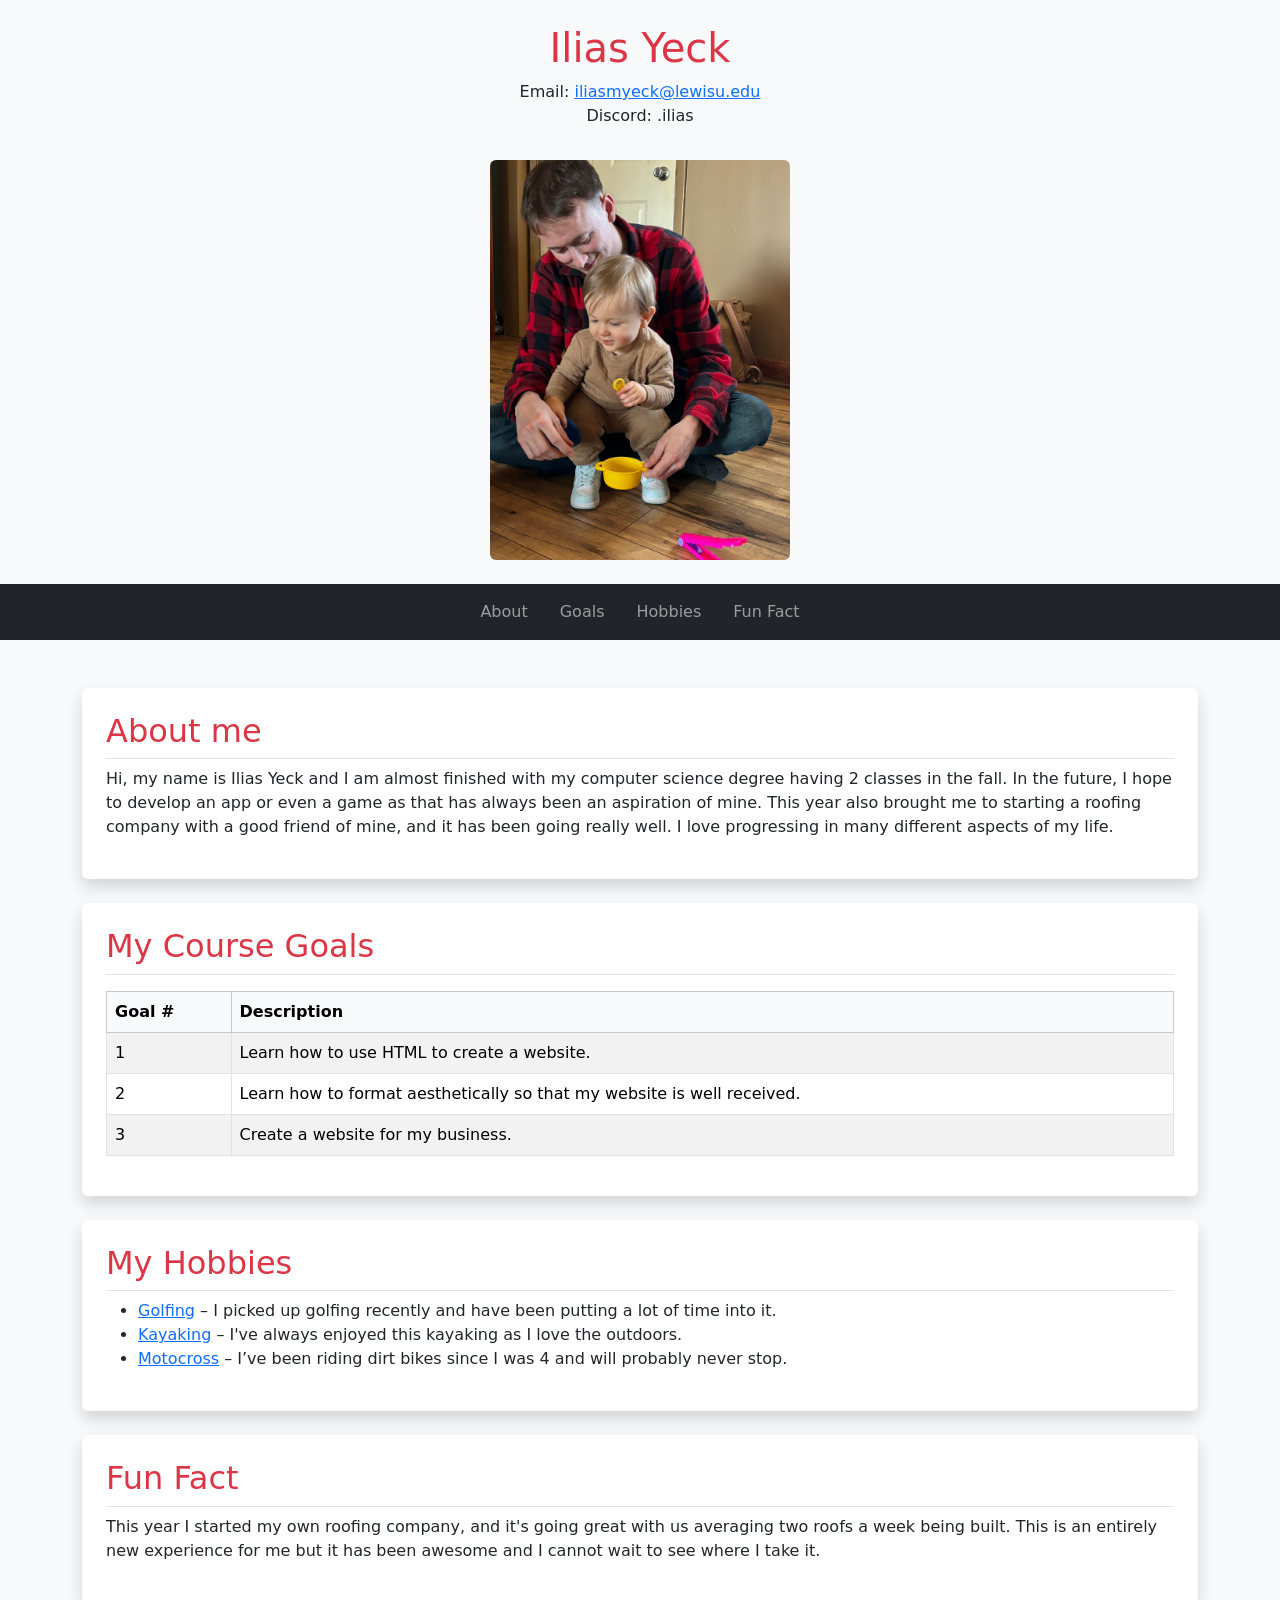
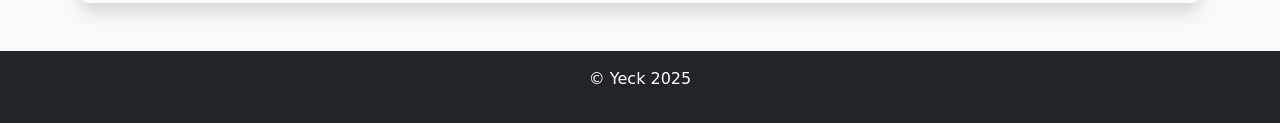
<file: index.html>
﻿<!DOCTYPE html>
<html lang="en">
<head>
  <meta charset="UTF-8">
  <title>A little about Ilias Yeck</title>
  <meta name="viewport" content="width=device-width, initial-scale=1.0">
  
  <!-- Bootstrap CSS -->
  <link href="https://cdn.jsdelivr.net/npm/bootstrap@5.3.3/dist/css/bootstrap.min.css" rel="stylesheet">
  <link rel="stylesheet" href="styles.css">
</head>

<body>

  <header class="bg-light text-center py-4 shadow">
    <h1 class="text-danger">Ilias Yeck</h1>
    <p>
      Email: <a href="mailto:iliasmyeck@lewisu.edu">iliasmyeck@lewisu.edu</a><br>
      Discord: .ilias
    </p>
    <img src="./me.png" alt="This is me and my girlfriend's nephew Levi." class="img-fluid rounded mt-3" style="max-width: 300px;">
  </header>

  <nav class="navbar navbar-expand-sm navbar-dark bg-dark justify-content-center">
    <ul class="navbar-nav">
      <li class="nav-item mx-2"><a class="nav-link" href="#intro">About</a></li>
      <li class="nav-item mx-2"><a class="nav-link" href="#goals">Goals</a></li>
      <li class="nav-item mx-2"><a class="nav-link" href="#hobbies">Hobbies</a></li>
      <li class="nav-item mx-2"><a class="nav-link" href="#fact">Fun Fact</a></li>
    </ul>
  </nav>

  <main class="container my-5">
    <section id="intro" class="mb-4 p-4 bg-white rounded shadow">
      <h2 class="text-danger border-bottom pb-2">About me</h2>
      <p>
        Hi, my name is Ilias Yeck and I am almost finished with my computer science degree having 2 classes in the fall.
        In the future, I hope to develop an app or even a game as that has always been an aspiration of mine.
        This year also brought me to starting a roofing company with a good friend of mine, and it has been going really well.
        I love progressing in many different aspects of my life.
      </p>
    </section>

    <section id="goals" class="mb-4 p-4 bg-white rounded shadow">
      <h2 class="text-danger border-bottom pb-2">My Course Goals</h2>
      <table class="table table-bordered table-striped mt-3">
        <thead class="table-light">
          <tr>
            <th>Goal #</th>
            <th>Description</th>
          </tr>
        </thead>
        <tbody>
          <tr><td>1</td><td>Learn how to use HTML to create a website.</td></tr>
          <tr><td>2</td><td>Learn how to format aesthetically so that my website is well received.</td></tr>
          <tr><td>3</td><td>Create a website for my business.</td></tr>
        </tbody>
      </table>
    </section>

    <section id="hobbies" class="mb-4 p-4 bg-white rounded shadow">
      <h2 class="text-danger border-bottom pb-2">My Hobbies</h2>
      <ul>
        <li><a href="https://en.wikipedia.org/wiki/Golf">Golfing</a> – I picked up golfing recently and have been putting a lot of time into it.</li>
        <li><a href="https://en.wikipedia.org/wiki/Kayaking">Kayaking</a> – I've always enjoyed this kayaking as I love the outdoors.</li>
        <li><a href="https://en.wikipedia.org/wiki/Motocross">Motocross</a> – I’ve been riding dirt bikes since I was 4 and will probably never stop.</li>
      </ul>
    </section>

    <section id="fact" class="mb-4 p-4 bg-white rounded shadow">
      <h2 class="text-danger border-bottom pb-2">Fun Fact</h2>
      <p>
        This year I started my own roofing company, and it's going great with us averaging two roofs a week being built.
        This is an entirely new experience for me but it has been awesome and I cannot wait to see where I take it.
      </p>
    </section>
  </main>

  <footer class="bg-dark text-white text-center py-3 mt-5">
    <p>&copy; Yeck 2025</p>
  </footer>

  <!-- Bootstrap JS-->
  <script src="https://cdn.jsdelivr.net/npm/bootstrap@5.3.3/dist/js/bootstrap.bundle.min.js"></script>
</body>
</html>
</file>
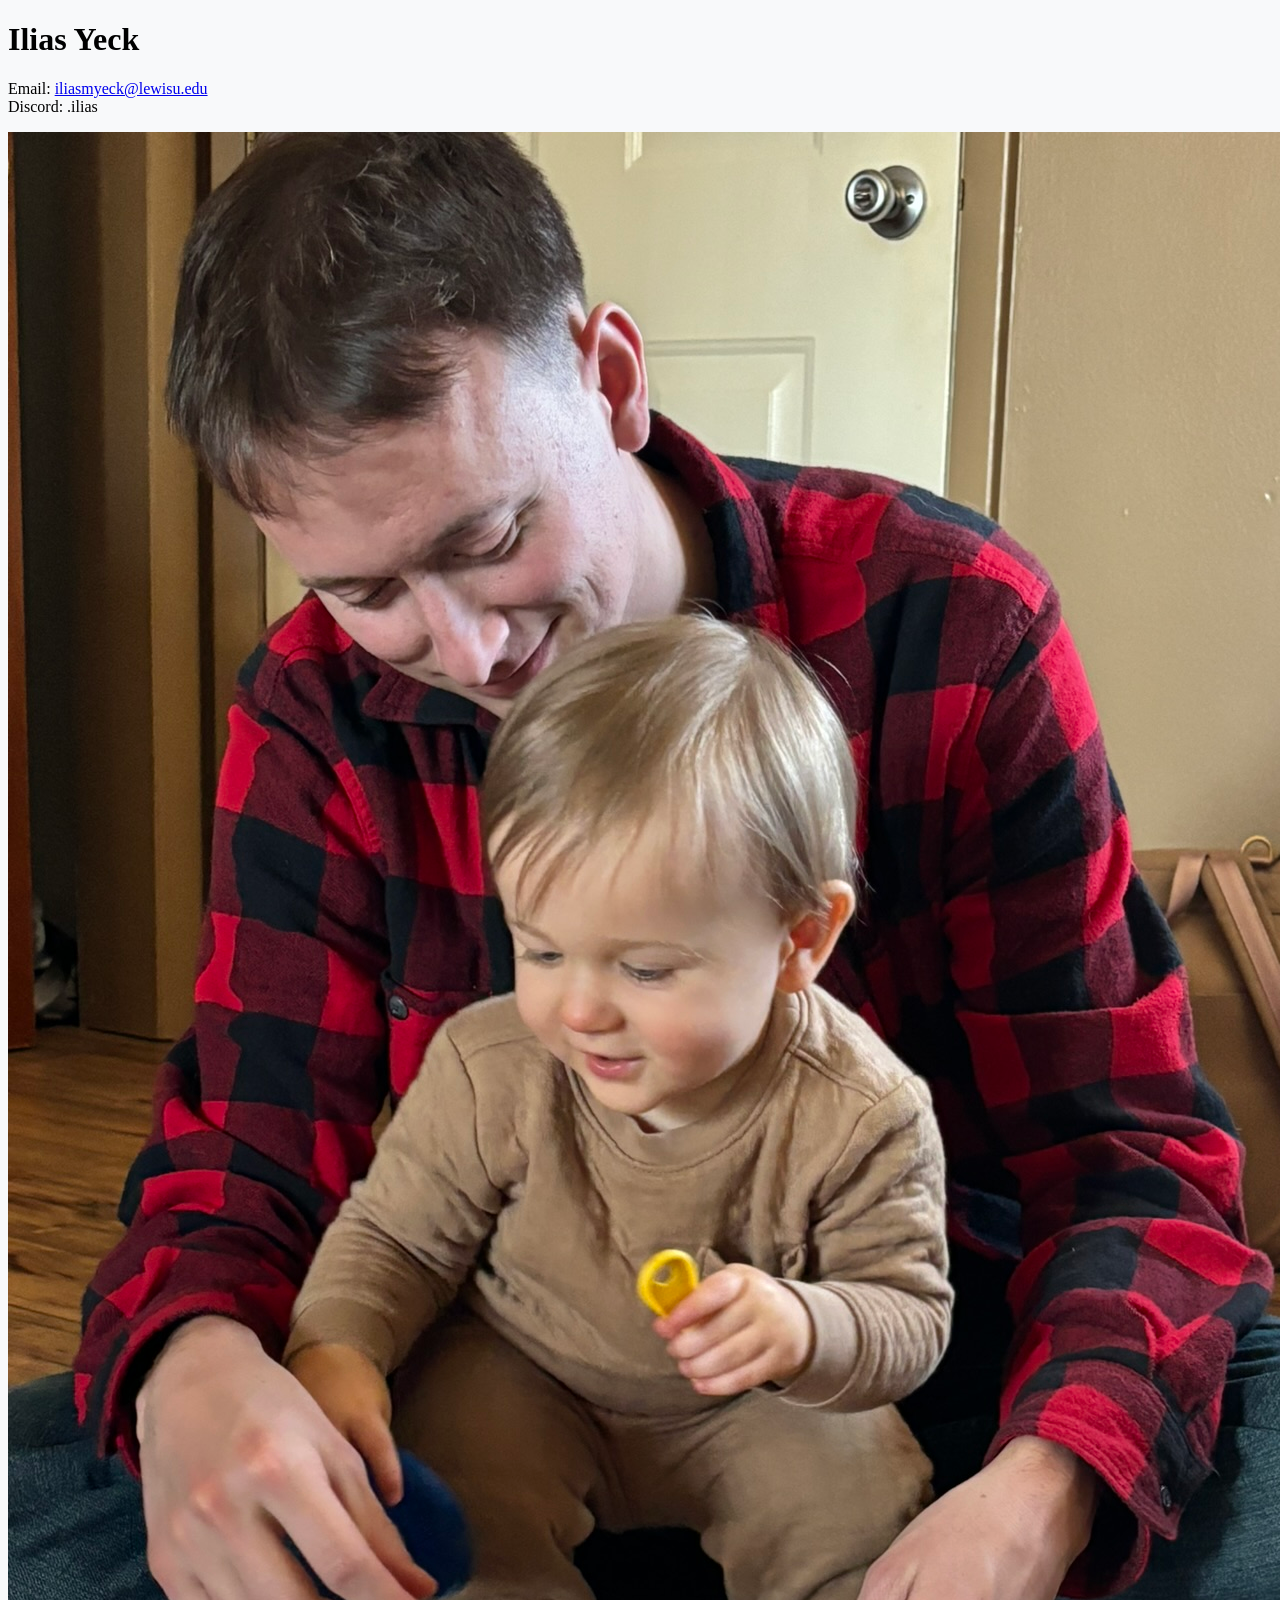
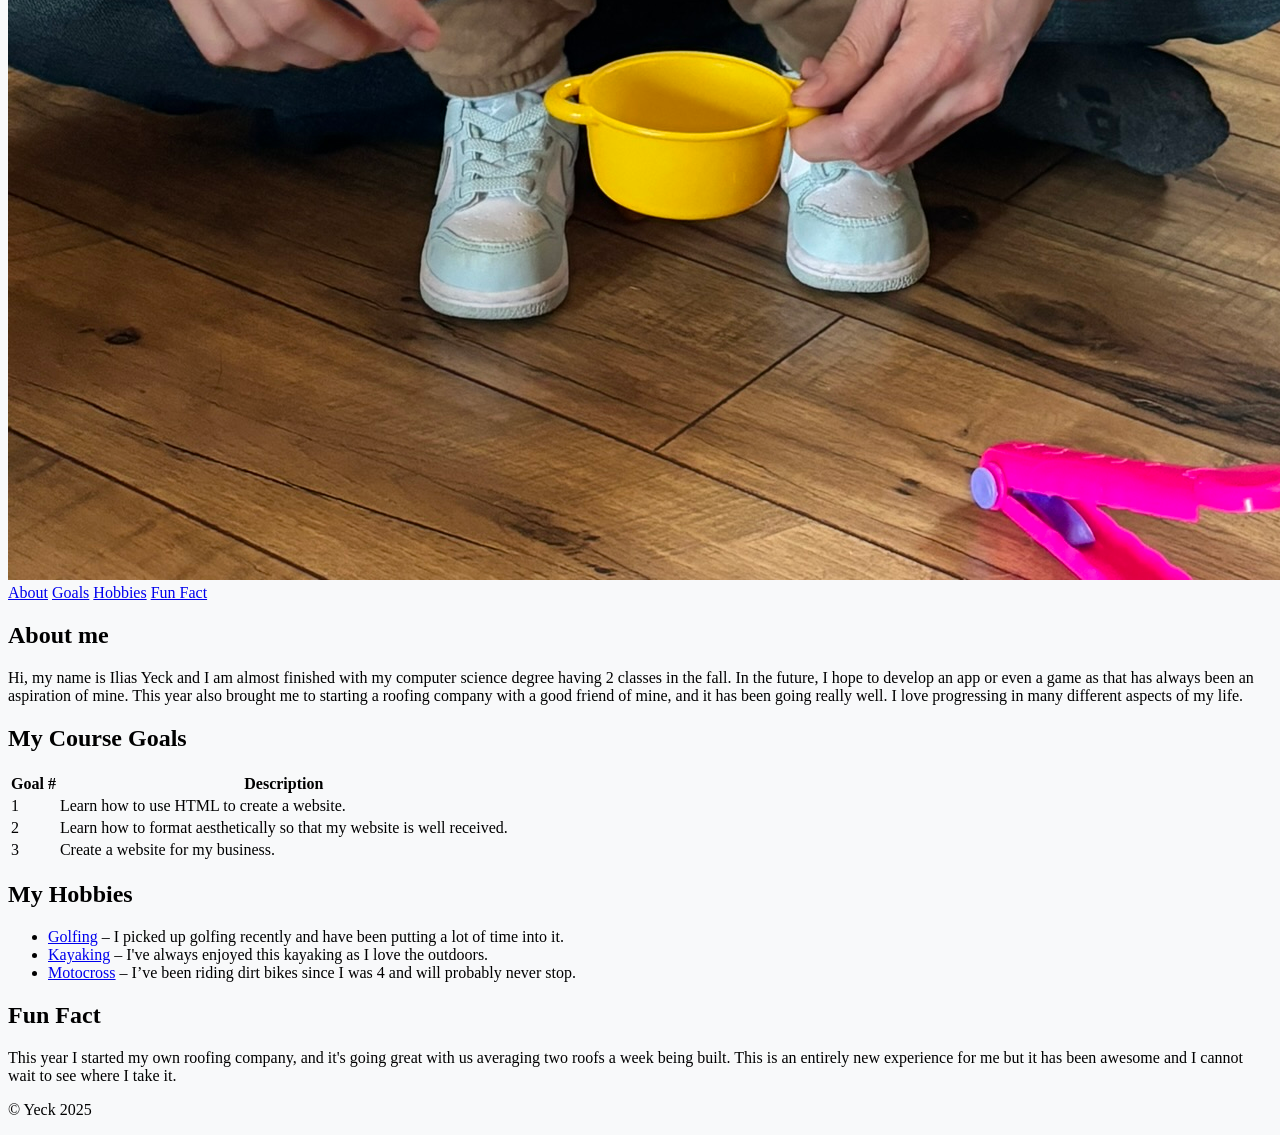
<file: mywebpage.html>
﻿<!DOCTYPE html>
<html lang="en">
<head>
    <meta charset="UTF-8">
    <title>A little about Ilias Yeck</title>
    <meta name="viewport" content="width=device-width, initial-scale=1.0">
    <link rel="stylesheet" href="styles.css">
</head>

<body>

    <header>
        <h1>Ilias Yeck</h1>
        <p>
            Email: <a href="mailto:iliasmyeck@lewisu.edu">iliasmyeck@lewisu.edu</a><br>
            Discord: .ilias
        </p>
        <img src="./me.png" alt="This is me and my girlfriend's nephew Levi.">
    </header>

    <nav>
        <a href="#intro">About</a>
        <a href="#goals">Goals</a>
        <a href="#hobbies">Hobbies</a>
        <a href="#fact">Fun Fact</a>
    </nav>

    <main>
        <section id="intro">
            <h2>About me</h2>
            <p>
                Hi, my name is Ilias Yeck and I am almost finished with my computer science degree having 2 classes in the fall.
                In the future, I hope to develop an app or even a game as that has always been an aspiration of mine. This year also brought me to
                starting a roofing company with a good friend of mine, and it has been going really well. I love progressing in many different aspects of my life.
            </p>
        </section>

        <section id="goals">
            <h2>My Course Goals</h2>
            <table>
                <thead>
                    <tr>
                        <th>Goal #</th>
                        <th>Description</th>
                    </tr>
                </thead>
                <tbody>
                    <tr>
                        <td>1</td>
                        <td>Learn how to use HTML to create a website.</td>
                    </tr>
                    <tr>
                        <td>2</td>
                        <td>Learn how to format aesthetically so that my website is well received.</td>
                    </tr>
                    <tr>
                        <td>3</td>
                        <td>Create a website for my business.</td>
                    </tr>
                </tbody>
            </table>
        </section>

        <section id="hobbies">
            <h2>My Hobbies</h2>
            <ul>
                <li><a href="https://en.wikipedia.org/wiki/Golf">Golfing</a> – I picked up golfing recently and have been putting a lot of time into it.</li>
                <li><a href="https://en.wikipedia.org/wiki/Kayaking">Kayaking</a> – I've always enjoyed this kayaking as I love the outdoors.</li>
                <li><a href="https://en.wikipedia.org/wiki/Motocross">Motocross</a> – I’ve been riding dirt bikes since I was 4 and will probably never stop.</li>
            </ul>
        </section>

        <section id="fact">
            <h2>Fun Fact</h2>
            <p>
                This year I started my own roofing company, and it's going great with us averaging two roofs a week being built.
                This is an entirely new experience for me but it has been awesome and I cannot wait to see where I take it.
            </p>
        </section>
    </main>

    <footer>
        <p>&copy; Yeck 2025</p>
    </footer>

</body>
</html>
</file>
<file: styles.css>
body {
  background-color: #f8f9fa;
}
</file>
